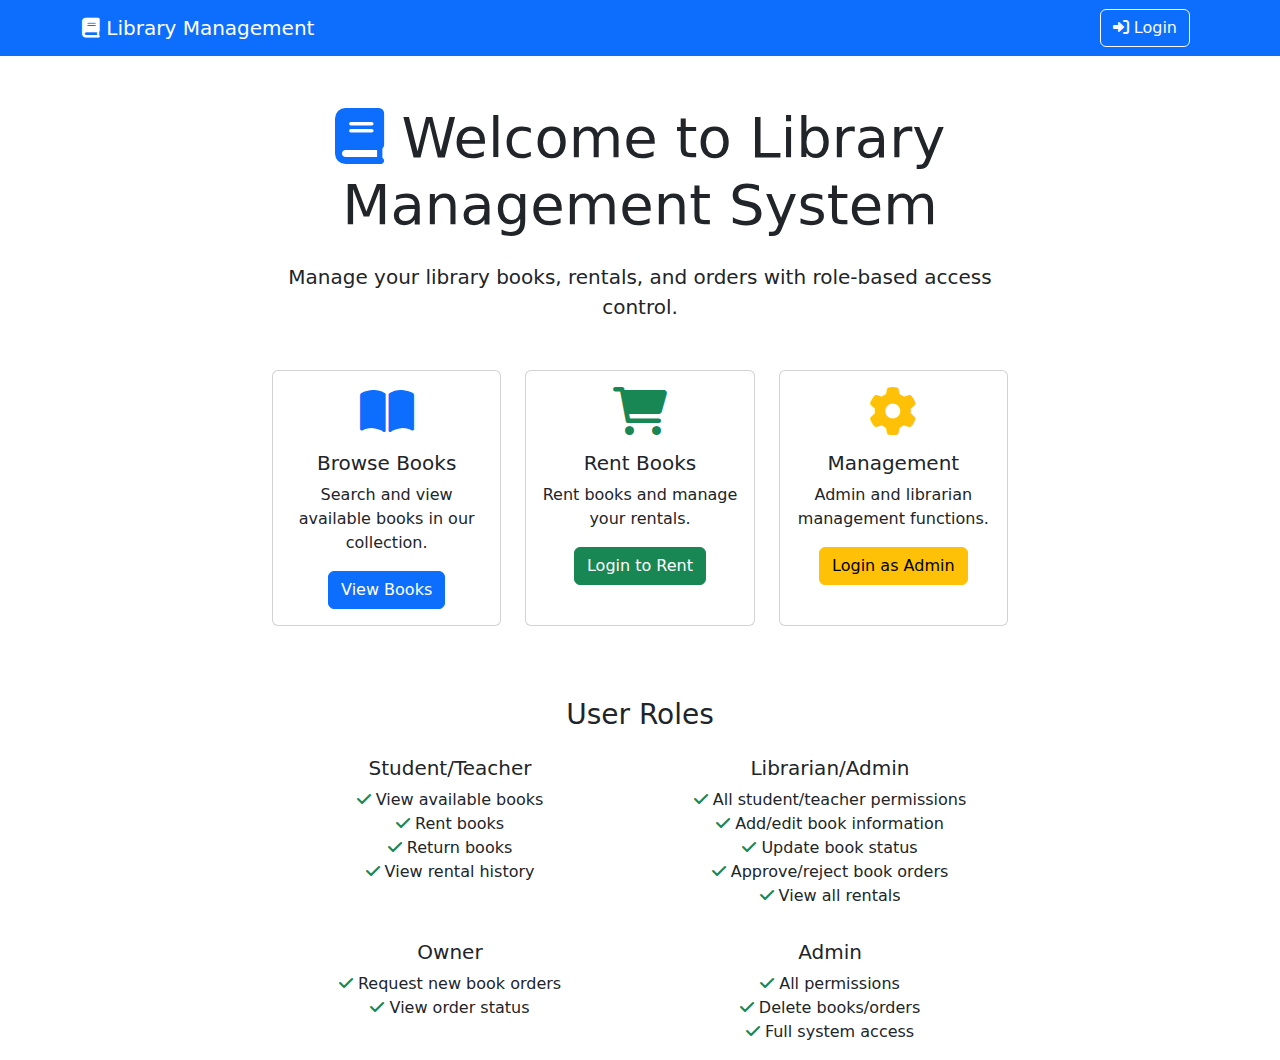
<file: poc/library-management/target/classes/templates/index.html>
<!DOCTYPE html>
<html xmlns:th="http://www.thymeleaf.org" xmlns:sec="http://www.thymeleaf.org/extras/spring-security">
<head>
    <meta charset="UTF-8">
    <meta name="viewport" content="width=device-width, initial-scale=1.0">
    <title>Library Management System</title>
    <link href="https://cdn.jsdelivr.net/npm/bootstrap@5.1.3/dist/css/bootstrap.min.css" rel="stylesheet">
    <link href="https://cdnjs.cloudflare.com/ajax/libs/font-awesome/6.0.0/css/all.min.css" rel="stylesheet">
</head>
<body>
    <nav class="navbar navbar-expand-lg navbar-dark bg-primary">
        <div class="container">
            <a class="navbar-brand" href="/">
                <i class="fas fa-book"></i> Library Management
            </a>
            <div class="navbar-nav ms-auto">
                <a class="btn btn-outline-light me-2" href="/login">
                    <i class="fas fa-sign-in-alt"></i> Login
                </a>
            </div>
        </div>
    </nav>

    <div class="container mt-5">
        <div class="row justify-content-center">
            <div class="col-md-8 text-center">
                <h1 class="display-4 mb-4">
                    <i class="fas fa-book text-primary"></i> Welcome to Library Management System
                </h1>
                <p class="lead mb-4">
                    Manage your library books, rentals, and orders with role-based access control.
                </p>

                <div class="row mt-5">
                    <div class="col-md-4 mb-4">
                        <div class="card h-100">
                            <div class="card-body text-center">
                                <i class="fas fa-book-open fa-3x text-primary mb-3"></i>
                                <h5 class="card-title">Browse Books</h5>
                                <p class="card-text">Search and view available books in our collection.</p>
                                <a href="/books" class="btn btn-primary">View Books</a>
                            </div>
                        </div>
                    </div>
                    <div class="col-md-4 mb-4">
                        <div class="card h-100">
                            <div class="card-body text-center">
                                <i class="fas fa-shopping-cart fa-3x text-success mb-3"></i>
                                <h5 class="card-title">Rent Books</h5>
                                <p class="card-text">Rent books and manage your rentals.</p>
                                <a href="/login" class="btn btn-success">Login to Rent</a>
                            </div>
                        </div>
                    </div>
                    <div class="col-md-4 mb-4">
                        <div class="card h-100">
                            <div class="card-body text-center">
                                <i class="fas fa-cog fa-3x text-warning mb-3"></i>
                                <h5 class="card-title">Management</h5>
                                <p class="card-text">Admin and librarian management functions.</p>
                                <a href="/login" class="btn btn-warning">Login as Admin</a>
                            </div>
                        </div>
                    </div>
                </div>

                <div class="mt-5">
                    <h3>User Roles</h3>
                    <div class="row mt-4">
                        <div class="col-md-6">
                            <h5>Student/Teacher</h5>
                            <ul class="list-unstyled">
                                <li><i class="fas fa-check text-success"></i> View available books</li>
                                <li><i class="fas fa-check text-success"></i> Rent books</li>
                                <li><i class="fas fa-check text-success"></i> Return books</li>
                                <li><i class="fas fa-check text-success"></i> View rental history</li>
                            </ul>
                        </div>
                        <div class="col-md-6">
                            <h5>Librarian/Admin</h5>
                            <ul class="list-unstyled">
                                <li><i class="fas fa-check text-success"></i> All student/teacher permissions</li>
                                <li><i class="fas fa-check text-success"></i> Add/edit book information</li>
                                <li><i class="fas fa-check text-success"></i> Update book status</li>
                                <li><i class="fas fa-check text-success"></i> Approve/reject book orders</li>
                                <li><i class="fas fa-check text-success"></i> View all rentals</li>
                            </ul>
                        </div>
                    </div>
                    <div class="row mt-3">
                        <div class="col-md-6">
                            <h5>Owner</h5>
                            <ul class="list-unstyled">
                                <li><i class="fas fa-check text-success"></i> Request new book orders</li>
                                <li><i class="fas fa-check text-success"></i> View order status</li>
                            </ul>
                        </div>
                        <div class="col-md-6">
                            <h5>Admin</h5>
                            <ul class="list-unstyled">
                                <li><i class="fas fa-check text-success"></i> All permissions</li>
                                <li><i class="fas fa-check text-success"></i> Delete books/orders</li>
                                <li><i class="fas fa-check text-success"></i> Full system access</li>
                            </ul>
                        </div>
                    </div>
                </div>
            </div>
        </div>
    </div>

    <script src="https://cdn.jsdelivr.net/npm/bootstrap@5.1.3/dist/js/bootstrap.bundle.min.js"></script>
</body>
</html>
</file>
